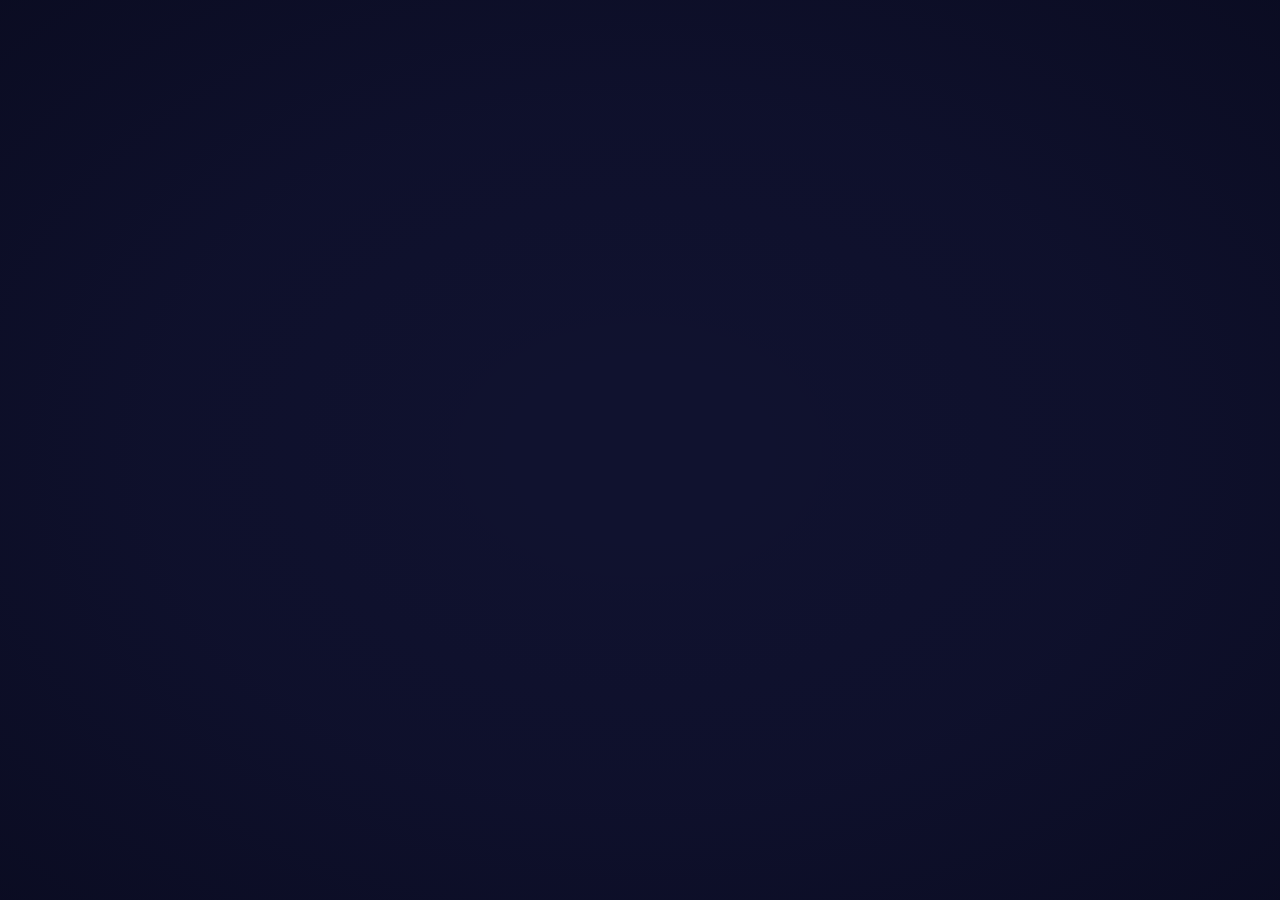
<file: index.html>
<!DOCTYPE html>
<html lang="en">
<head>
  <meta charset="UTF-8">
  <meta name="viewport" content="width=device-width, initial-scale=1.0">
  <meta name="theme-color" content="#fff0f3">
  <title>Happy Birthday, Big Brother!</title>
  <link rel="stylesheet" href="style.css">

  <link rel="preconnect" href="https://fonts.googleapis.com">
  <link rel="preconnect" href="https://fonts.gstatic.com" crossorigin>
  <link href="https://fonts.googleapis.com/css2?family=DM+Sans:wght@400;500;600;700&family=Playfair+Display:wght@600;700;800&display=swap" rel="stylesheet">

  <style>
    :root {
      --ink: #49374a;
      --muted: #806d80;
      --pink: #f4a8bd;
      --deep-pink: #d96f91;
      --gold: #d8ad58;
      --shadow: 0 18px 45px rgba(102,63,91,.13);
    }

    * {
      box-sizing: border-box;
    }

    html {
      scroll-behavior: smooth;
    }

    body {
      margin: 0;
      width: 100%;
      min-height: 100vh;
      overflow-x: hidden;
      color: var(--ink);
      font-family: "DM Sans", system-ui, sans-serif;
      background:
        radial-gradient(ellipse at 10% 8%, rgba(255,255,255,.9), transparent 36%),
        radial-gradient(ellipse at 90% 26%, rgba(255,221,232,.72), transparent 32%),
        linear-gradient(160deg, #fff0f3 0%, #fff7e9 48%, #f4efff 100%);
    }

    h1, h2, h3 {
      font-family: "Playfair Display", Georgia, serif;
    }

    a {
      color: inherit;
      -webkit-tap-highlight-color: transparent;
    }

    /* =====================================
       BACKGROUND ANIMATIONS
    ===================================== */

    .page-decor {
      position: fixed;
      inset: 0;
      overflow: hidden;
      pointer-events: none;
      z-index: 0;
      transition: opacity 1.5s ease;
    }

    body.intro-running .page-decor {
      opacity: 0;
    }

    body.birthday-revealed .page-decor {
      opacity: 1;
    }

    .bunting {
      position: absolute;
      top: 0;
      left: -3%;
      width: 106%;
      height: 44px;
      display: flex;
      justify-content: space-around;
      border-top: 3px solid rgba(143,109,139,.5);
    }

    .bunting span {
      width: 0;
      height: 0;
      border-left: 13px solid transparent;
      border-right: 13px solid transparent;
      border-top: 27px solid #f4a8bd;
      filter: drop-shadow(0 2px 2px rgba(75,47,75,.08));
      transform-origin: top center;
      animation: flag-sway 3s ease-in-out infinite alternate;
    }

    .bunting span:nth-child(3n) {
      border-top-color: #f5d17a;
      animation-delay: -.8s;
    }

    .bunting span:nth-child(3n + 1) {
      border-top-color: #a8d7b4;
      animation-delay: -1.4s;
    }

    .bunting span:nth-child(4n) {
      border-top-color: #a9c9f1;
      animation-delay: -.4s;
    }

    .bunting span:nth-child(5n) {
      border-top-color: #c5afe9;
      animation-delay: -1s;
    }

    .ribbon {
      position: absolute;
      top: 95px;
      width: 52px;
      height: 160px;
      border: 3px solid rgba(217,111,145,.5);
      border-left-color: transparent;
      border-bottom-color: transparent;
      border-radius: 50%;
      transform: rotate(18deg);
    }

    .ribbon-one {
      left: -24px;
    }

    .ribbon-two {
      top: 260px;
      right: -25px;
      transform: rotate(205deg);
      border-color: rgba(108,168,232,.6);
      border-left-color: transparent;
      border-bottom-color: transparent;
    }

    .confetti {
      position: absolute;
      top: -20px;
      width: 8px;
      height: 15px;
      border-radius: 2px;
      animation: confetti-fall 8s linear infinite;
    }

    .confetti-one {
      left: 10%;
      background: #f3a2bb;
      animation-delay: -1s;
    }

    .confetti-two {
      left: 28%;
      background: #f4cf6b;
      animation-delay: -5s;
    }

    .confetti-three {
      left: 54%;
      background: #9dcfb0;
      animation-delay: -3s;
    }

    .confetti-four {
      left: 73%;
      background: #9fc7ef;
      animation-delay: -6s;
    }

    .confetti-five {
      left: 87%;
      background: #b8a0e3;
      animation-delay: -2s;
    }

    .confetti-six {
      left: 43%;
      background: #e99d8d;
      animation-delay: -7s;
    }

    .balloon {
      position: absolute;
      bottom: -100px;
      width: 34px;
      height: 44px;
      border-radius: 50% 50% 46% 46%;
      opacity: .72;
      animation: balloon-rise 18s linear infinite;
    }

    .balloon::before {
      content: "";
      position: absolute;
      bottom: -5px;
      left: 14px;
      border-left: 4px solid transparent;
      border-right: 4px solid transparent;
      border-top: 7px solid currentColor;
    }

    .balloon i {
      position: absolute;
      top: 48px;
      left: 17px;
      width: 1px;
      height: 42px;
      background: rgba(94,77,103,.35);
    }

    .balloon-blue {
      left: 5%;
      color: #6ca8e8;
      background: #6ca8e8;
      animation-delay: -8s;
    }

    .balloon-pink {
      left: 83%;
      color: #ef9db8;
      background: #ef9db8;
      animation-delay: -3s;
      animation-duration: 21s;
    }

    .balloon-yellow {
      left: 92%;
      color: #f0cc70;
      background: #f0cc70;
      animation-delay: -14s;
      animation-duration: 20s;
    }

    .balloon-green {
      left: 15%;
      color: #91caa3;
      background: #91caa3;
      animation-delay: -12s;
      animation-duration: 22s;
    }

    .balloon-purple {
      left: 70%;
      color: #b5a0e0;
      background: #b5a0e0;
      animation-delay: -5s;
      animation-duration: 19s;
    }

    /* =====================================
       MAIN BIRTHDAY SCREEN
    ===================================== */

    .hero {
      position: relative;
      z-index: 1;
      min-height: 100svh;
      padding: 82px 22px 50px;
      display: flex;
      flex-direction: column;
      align-items: center;
      justify-content: center;
      text-align: center;
      isolation: isolate;
      transition: opacity 1s ease;
    }

    body.intro-running {
      height: 100svh;
      overflow: hidden;
      background: #10122f;
      color: white;
    }

    body.intro-running .hero {
      position: fixed;
      inset: 0;
      width: 100%;
      height: 100svh;
      min-height: 100svh;
      padding: 0;
      pointer-events: none;
      z-index: 1001;
    }

    body.intro-running .hero > *:not(.cake-scene) {
      opacity: 0;
      visibility: hidden;
    }

    .party-hat {
      margin-bottom: 5px;
      font-size: 2.2rem;
      animation: hat-wobble 2.5s ease-in-out infinite;
    }

    .eyebrow {
      margin: 0 0 10px;
      color: var(--deep-pink);
      font-size: .72rem;
      font-weight: 700;
      letter-spacing: .16em;
      text-transform: uppercase;
    }

    h1 {
      margin: 0;
      font-size: clamp(2.65rem, 12vw, 4.5rem);
      line-height: 1.04;
      letter-spacing: -.045em;
      animation: fade-up .9s both;
    }

    h1 span {
      color: #cf6e91;
    }

    .hero-subtitle {
      max-width: 350px;
      margin: 17px auto 0;
      color: var(--muted);
      font-size: .96rem;
      line-height: 1.7;
    }

    .primary-button {
      display: inline-flex;
      justify-content: center;
      align-items: center;
      gap: 10px;
      min-height: 48px;
      margin-top: 12px;
      padding: 13px 22px;
      border: 0;
      border-radius: 999px;
      background: linear-gradient(135deg, #df83a1, #c86b8f);
      color: white;
      font: inherit;
      font-weight: 700;
      font-size: .9rem;
      text-decoration: none;
      box-shadow: 0 9px 22px rgba(200,107,143,.24);
      cursor: pointer;
      transition: transform .25s ease, box-shadow .25s ease;
      pointer-events: auto;
    }

    .primary-button:hover {
      transform: translateY(-3px);
      box-shadow: 0 13px 27px rgba(200,107,143,.3);
    }

    .tiny-note {
      margin: 15px 0 0;
      color: #a38b9d;
      font-size: .73rem;
    }

    /* =====================================
       WHITE-AND-GOLD CAKE
    ===================================== */

    .cake-scene {
      position: relative;
      width: min(310px, 88vw);
      height: 225px;
      margin: 18px auto 8px;
      flex-shrink: 0;
      animation:
        cake-pop 1.1s cubic-bezier(.2,.9,.3,1.2) both,
        cake-float 4s 1.1s ease-in-out infinite;
    }

    body.intro-running .cake-scene {
      position: absolute;
      top: 50%;
      left: 50%;
      margin: 0;
      transform: translate(-50%, -50%) scale(.92);
      opacity: 0;
      visibility: hidden;
      animation: none;
      transition:
        opacity 2.2s ease,
        transform 1.1s cubic-bezier(.2,.8,.2,1),
        top 1.1s cubic-bezier(.2,.8,.2,1),
        left 1.1s cubic-bezier(.2,.8,.2,1);
    }

    body.intro-running .cake-scene.cake-revealed {
      opacity: 1;
      visibility: visible;
    }

    body.intro-running .cake-scene .cake-sparkle {
      opacity: 0;
    }

    .cake {
      position: absolute;
      left: 50%;
      transform: translateX(-50%);
      border: 1px solid #e8dfd2;
      border-radius: 12px 12px 19px 19px;
      background: linear-gradient(
        90deg,
        #e5dfd6 0%,
        #fffdf8 18%,
        #fff 52%,
        #eee8df 100%
      );
      box-shadow:
        inset -7px 0 12px rgba(158,133,111,.1),
        0 7px 10px rgba(111,76,78,.08);
    }

    .cake-top {
      bottom: 126px;
      z-index: 3;
      width: 112px;
      height: 42px;
      border-radius: 50% 50% 10px 10px / 35% 35% 10px 10px;
    }

    .cake-middle {
      bottom: 78px;
      z-index: 2;
      width: 174px;
      height: 55px;
    }

    .cake-bottom {
      bottom: 22px;
      z-index: 1;
      width: 232px;
      height: 65px;
    }

    .icing-drip {
      position: absolute;
      top: 0;
      left: 0;
      width: 100%;
      height: 13px;
      border-bottom: 2px solid rgba(216,173,88,.7);
      border-radius: 50%;
      background: linear-gradient(90deg, #fff9ec, #fff, #f2e6d4);
    }

    .icing-drip::after {
      content: "";
      position: absolute;
      left: 19%;
      top: 5px;
      width: 13px;
      height: 11px;
      border-radius: 0 0 9px 9px;
      background: #fffaf0;
      box-shadow:
        36px 2px 0 -1px #fffaf0,
        74px 0 0 -1px #fffaf0;
    }

    .gold-line {
      position: absolute;
      top: 23px;
      left: 0;
      right: 0;
      height: 3px;
      background: linear-gradient(
        90deg,
        transparent,
        #c99b42,
        #f6dfa0,
        #c99b42,
        transparent
      );
    }

    .cake-plate {
      position: absolute;
      left: 50%;
      bottom: 12px;
      width: 270px;
      height: 15px;
      transform: translateX(-50%);
      border: 1px solid #dfd0bc;
      border-radius: 50%;
      background: linear-gradient(#fff, #e3d6c7);
      box-shadow: 0 8px 12px rgba(101,66,80,.12);
    }

    .candles {
      position: absolute;
      bottom: 163px;
      left: 50%;
      z-index: 5;
      display: grid;
      grid-template-columns: repeat(19, minmax(0, 1fr));
      grid-template-rows: 1fr;
      align-items: end;
      justify-items: center;
      gap: 0;
      width: 110px;
      height: 34px;
      transform: translateX(-50%);
    }

    .candle {
      position: relative;
      width: 4px;
      height: 26px;
      border-radius: 2px 2px 1px 1px;
      background: repeating-linear-gradient(
        135deg,
        #d8ad58 0 4px,
        #fff4d7 4px 8px
      );
      box-shadow: 0 0 5px rgba(240,190,86,.18);
    }

    .candle i {
      position: absolute;
      top: -10px;
      left: -1.5px;
      width: 7px;
      height: 11px;
      border-radius: 50% 50% 45% 45%;
      transform-origin: center bottom;
      background: radial-gradient(
        ellipse at 50% 70%,
        #fff7b8 0 15%,
        #ffc34d 36%,
        #f48d51 66%,
        transparent 70%
      );
      filter: drop-shadow(0 0 5px #ffc85c);
      animation: flame-flicker .7s ease-in-out infinite alternate;
    }

    .candle.extinguishing {
      animation: candle-blow .65s cubic-bezier(.18,.72,.24,1) both;
    }

    .candle.extinguishing i {
      animation: flame-blow .65s ease-in forwards;
    }

    .candle.extinguished i {
      opacity: 0;
      animation: none;
      filter: none;
    }

    .candle.extinguished::after {
      content: "";
      position: absolute;
      top: -11px;
      left: 1px;
      width: 3px;
      height: 12px;
      border-radius: 50%;
      background: rgba(210,210,220,.4);
      filter: blur(2px);
      animation: smoke-rise 1.2s ease-out forwards;
    }

    .cake-sparkle {
      position: absolute;
      z-index: 5;
      color: #d5a746;
      animation: sparkle 2s ease-in-out infinite;
    }

    .sparkle-a {
      top: 90px;
      left: 25px;
      font-size: 1.5rem;
    }

    .sparkle-b {
      top: 45px;
      right: 24px;
      font-size: 1.8rem;
      animation-delay: -.8s;
    }

    .sparkle-c {
      right: 43px;
      bottom: 48px;
      font-size: 1.1rem;
      animation-delay: -1.3s;
    }

    /* =====================================
       CINEMATIC INTRO
    ===================================== */

    .birthday-intro {
      position: fixed;
      inset: 0;
      z-index: 1002;
      display: flex;
      align-items: center;
      justify-content: center;
      overflow: hidden;
      background: radial-gradient(
        ellipse at 50% 50%,
        #29284f 0%,
        #191a3b 48%,
        #10122f 100%
      );
      transition: background 2s ease, opacity .9s ease;
      isolation: isolate;
    }

    body.candles-revealing .birthday-intro {
      background: transparent;
    }

    .firework-greeting {
      position: absolute;
      inset: 0;
      z-index: 4;
      display: grid;
      place-items: center;
      pointer-events: none;
      animation: greeting-disappear .8s ease-out forwards;
    }

    .firework-greeting span {
      position: relative;
      display: block;
      padding: 0 14px;
      color: #fff9e9;
      text-align: center;
      font-family: "Playfair Display", Georgia, serif;
      font-size: clamp(2.4rem, 10vw, 6.3rem);
      font-weight: 800;
      letter-spacing: .025em;
      line-height: 1.08;
      text-shadow:
        0 0 7px #fff,
        0 0 18px #f5d17a,
        0 0 42px #e9a64c;
      animation: firework-text .8s cubic-bezier(.12,.8,.22,1) both;
    }

    .firework-greeting span::before,
    .firework-greeting span::after {
      content: "✦  ·  ✧  ·  ✦";
      position: absolute;
      top: 50%;
      left: 50%;
      width: max-content;
      color: #ffe8a3;
      font-family: Georgia, serif;
      font-size: clamp(1.1rem, 4vw, 2.2rem);
      letter-spacing: .3em;
      text-shadow: 0 0 14px #ffbf57;
      animation: firework-burst .8s ease-out both;
    }

    .firework-greeting span::before {
      --burst-x: -1;
      --burst-y: -1;
    }

    .firework-greeting span::after {
      --burst-x: 1;
      --burst-y: 1;
    }

    .intro-vignette {
      position: absolute;
      inset: 0;
      z-index: 2;
      pointer-events: none;
      background: radial-gradient(
        ellipse at center,
        transparent 12%,
        rgba(6,7,25,.15) 55%,
        rgba(4,5,19,.45) 100%
      );
      opacity: 0;
      transition: opacity 2s ease;
    }

    .fade-to-dark .intro-vignette {
      opacity: 1;
    }

    .blow-button {
      position: absolute;
      inset: 0;
      z-index: 8;
      width: 100%;
      height: 100%;
      padding: 0;
      border: 0;
      border-radius: 0;
      background: transparent;
      color: transparent;
      opacity: 0;
      font-size: 1px;
      cursor: pointer;
      pointer-events: none;
      touch-action: manipulation;
    }

    .blow-button.button-visible {
      opacity: 1;
      pointer-events: auto;
    }

    .blow-button:focus-visible {
      outline: 3px solid rgba(255,255,255,.7);
      outline-offset: -8px;
    }

    .blow-hint {
      position: absolute;
      z-index: 9;
      bottom: max(24px, env(safe-area-inset-bottom));
      left: 50%;
      width: calc(100% - 36px);
      margin: 0;
      transform: translate(-50%, 12px);
      color: #fff4d8;
      text-align: center;
      font: 600 clamp(.95rem, 3.8vw, 1.2rem)/1.4 "DM Sans", system-ui, sans-serif;
      letter-spacing: .02em;
      text-shadow: 0 0 12px rgba(255,204,117,.5);
      opacity: 0;
      pointer-events: none;
      transition: opacity .7s ease, transform .7s ease;
    }

    .blow-hint.hint-visible {
      opacity: 1;
      transform: translate(-50%, 0);
    }

    .birthday-intro.intro-finished {
      opacity: 0;
      pointer-events: none;
    }

    body.birthday-revealed {
      height: auto;
      min-height: 100%;
      overflow-x: hidden;
      overflow-y: auto;
      background:
        radial-gradient(ellipse at 10% 8%, rgba(255,255,255,.9), transparent 36%),
        radial-gradient(ellipse at 90% 26%, rgba(255,221,232,.72), transparent 32%),
        linear-gradient(160deg, #fff0f3 0%, #fff7e9 48%, #f4efff 100%);
      color: var(--ink);
    }

    body.birthday-revealed .hero {
      position: relative;
      inset: auto;
      width: 100%;
      min-height: 100svh;
      height: auto;
      padding: 82px 22px 50px;
      pointer-events: auto;
      background: transparent;
    }

    body.birthday-revealed .hero > * {
      visibility: visible;
      opacity: 1;
    }

    body.birthday-revealed .hero .cake-scene {
      position: relative;
      top: auto;
      left: auto;
      margin: 18px auto 8px;
      transform: none;
      opacity: 1;
      visibility: visible;
      animation:
        cake-pop 1.1s cubic-bezier(.2,.9,.3,1.2) both,
        cake-float 4s 1.1s ease-in-out infinite;
      transition: none;
    }

    body.birthday-revealed .cake-scene .cake-sparkle {
      opacity: 1;
    }

    body.birthday-revealed .hero h1,
    body.birthday-revealed .hero .party-hat,
    body.birthday-revealed .hero .eyebrow,
    body.birthday-revealed .hero .hero-subtitle,
    body.birthday-revealed .hero .hero-open-button,
    body.birthday-revealed .hero .tiny-note {
      animation: fade-up .8s both;
    }

    /* =====================================
       ANIMATION KEYFRAMES
    ===================================== */

    @keyframes fade-up {
      from {
        opacity: 0;
        transform: translateY(18px);
      }
      to {
        opacity: 1;
        transform: translateY(0);
      }
    }

    @keyframes cake-pop {
      0% {
        opacity: 0;
        transform: translateY(70px) scale(.72);
      }
      70% {
        opacity: 1;
        transform: translateY(-8px) scale(1.03);
      }
      100% {
        opacity: 1;
        transform: translateY(0) scale(1);
      }
    }

    @keyframes cake-float {
      0%, 100% {
        translate: 0 0;
      }
      50% {
        translate: 0 -8px;
      }
    }

    @keyframes flame-flicker {
      from {
        transform: scale(.9) rotate(-5deg);
        opacity: .86;
      }
      to {
        transform: scale(1.08) rotate(5deg);
        opacity: 1;
      }
    }

    @keyframes sparkle {
      0%, 100% {
        opacity: .45;
        transform: scale(.85) rotate(-8deg);
      }
      50% {
        opacity: 1;
        transform: scale(1.12) rotate(8deg);
      }
    }

    @keyframes hat-wobble {
      0%, 100% {
        transform: rotate(-5deg);
      }
      50% {
        transform: rotate(6deg);
      }
    }

    @keyframes flag-sway {
      from {
        transform: rotate(-5deg);
      }
      to {
        transform: rotate(5deg);
      }
    }

    @keyframes confetti-fall {
      0% {
        transform: translateY(-5vh) rotate(0);
        opacity: 0;
      }
      10% {
        opacity: .9;
      }
      100% {
        transform: translateY(105vh) rotate(540deg);
        opacity: 0;
      }
    }

    @keyframes balloon-rise {
      0% {
        transform: translateY(0) translateX(0) rotate(-5deg);
        opacity: 0;
      }
      10% {
        opacity: .72;
      }
      50% {
        transform: translateY(-55vh) translateX(18px) rotate(5deg);
      }
      100% {
        transform: translateY(-115vh) translateX(-15px) rotate(-6deg);
        opacity: 0;
      }
    }

    @keyframes greeting-disappear {
      0%, 75% {
        opacity: 1;
      }
      100% {
        opacity: 0;
        visibility: hidden;
      }
    }

    @keyframes firework-text {
      0% {
        opacity: 0;
        transform: scale(.15);
        filter: blur(9px);
      }
      25% {
        opacity: 1;
        transform: scale(1.08);
        filter: blur(0);
      }
      60% {
        opacity: 1;
        transform: scale(1);
        filter: blur(0);
      }
      100% {
        opacity: 0;
        transform: scale(1.12);
        filter: blur(5px);
      }
    }

    @keyframes firework-burst {
      0% {
        opacity: 0;
        transform: translate(-50%, -50%) scale(.15);
      }
      25% {
        opacity: 1;
      }
      100% {
        opacity: 0;
        transform: translate(
          calc(-50% + var(--burst-x) * 95px),
          calc(-50% + var(--burst-y) * 65px)
        ) scale(1.6);
      }
    }

    @keyframes candle-blow {
      0% {
        transform: rotate(0) translateX(0);
        opacity: 1;
      }
      35% {
        transform: rotate(18deg) translateX(7px);
        opacity: 1;
      }
      70% {
        transform: rotate(-10deg) translateX(-3px);
        opacity: .8;
      }
      100% {
        transform: rotate(0) translateX(0);
        opacity: 1;
      }
    }

    @keyframes flame-blow {
      0% {
        transform: rotate(0) scale(1);
        opacity: 1;
      }
      25% {
        transform: rotate(45deg) scale(.8,.9);
      }
      60% {
        transform: rotate(65deg) scale(.45,.7);
        opacity: .65;
      }
      100% {
        transform: rotate(70deg) scale(.1,.2);
        opacity: 0;
      }
    }

    @keyframes smoke-rise {
      0% {
        opacity: 0;
        transform: translateY(0) scale(.5);
      }
      25% {
        opacity: .6;
      }
      100% {
        opacity: 0;
        transform: translateY(-17px) scale(1.8);
      }
    }

    @media (max-width: 380px) {
      body.intro-running .cake-scene {
        transform: translate(-50%, -50%) scale(.78);
      }

      body.intro-running .cake-scene .candles {
        width: 105px;
      }

      .hero {
        padding-right: 16px;
        padding-left: 16px;
      }

      .cake-bottom {
        width: 220px;
      }

      .cake-plate {
        width: 252px;
      }
    }

    @media (min-width: 600px) {
      .hero {
        padding-top: 100px;
      }

      .hero-subtitle {
        max-width: 430px;
      }
    }

    @media (prefers-reduced-motion: reduce) {
      .page-decor *,
      .cake-scene,
      .cake-sparkle,
      .party-hat,
      .firework-greeting,
      .firework-greeting span,
      .firework-greeting span::before,
      .firework-greeting span::after {
        animation-duration: .01ms !important;
        animation-iteration-count: 1 !important;
      }
    }
  </style>
</head>

<body class="intro-running">

  <!-- CINEMATIC INTRO -->
  <div
    class="birthday-intro"
    id="birthday-intro"
    aria-label="Birthday candle surprise"
  >
    <div class="firework-greeting" aria-hidden="true">
      <span>HAPPY BIRTHDAY</span>
    </div>

    <div class="intro-vignette" aria-hidden="true"></div>

    <button
      class="blow-button"
      id="blow-button"
      type="button"
      aria-label="Tap to blow out the candles"
    >
      Tap to blow out the candles
    </button>

    <p class="blow-hint" id="blow-hint" aria-live="polite">
      Tap here to blow the candles
    </p>
  </div>


  <!-- ANIMATED BACKGROUND -->
  <div class="page-decor" aria-hidden="true">

    <div class="bunting">
      <span></span><span></span><span></span><span></span>
      <span></span><span></span><span></span><span></span>
      <span></span><span></span><span></span><span></span>
    </div>

    <div class="ribbon ribbon-one"></div>
    <div class="ribbon ribbon-two"></div>

    <div class="confetti confetti-one"></div>
    <div class="confetti confetti-two"></div>
    <div class="confetti confetti-three"></div>
    <div class="confetti confetti-four"></div>
    <div class="confetti confetti-five"></div>
    <div class="confetti confetti-six"></div>

    <div class="balloon balloon-blue"><i></i></div>
    <div class="balloon balloon-pink"><i></i></div>
    <div class="balloon balloon-yellow"><i></i></div>
    <div class="balloon balloon-green"><i></i></div>
    <div class="balloon balloon-purple"><i></i></div>

  </div>


  <!-- ONLY THE FIRST BIRTHDAY SCREEN -->
  <main class="hero" id="top">

    <div class="party-hat" aria-hidden="true">🎉</div>

    <p class="eyebrow">A little celebration just for you</p>

    <h1>
      Happy Birthday,<br>
      <span>Big Brother!</span>
    </h1>

    <p class="hero-subtitle">
      Today is your day! Be hapi hapi ;D
    </p>


    <!-- CAKE WITH 19 CANDLES -->
    <div
      class="cake-scene"
      id="birthday-cake"
      aria-label="A white and gold birthday cake with nineteen candles"
    >

      <div class="cake-sparkle sparkle-a" aria-hidden="true">✦</div>
      <div class="cake-sparkle sparkle-b" aria-hidden="true">✧</div>
      <div class="cake-sparkle sparkle-c" aria-hidden="true">✦</div>

      <div class="candles" id="candles" aria-label="19 candles"></div>

      <div class="cake cake-top">
        <span class="icing-drip"></span>
      </div>

      <div class="cake cake-middle">
        <span class="gold-line"></span>
        <span class="icing-drip"></span>
      </div>

      <div class="cake cake-bottom">
        <span class="gold-line"></span>
        <span class="icing-drip"></span>
      </div>

      <div class="cake-plate"></div>

    </div>


    <!-- LINK TO THE SEPARATE LETTER PAGE -->
    <a class="primary-button hero-open-button" href="main.html">
      He he. This's main part bro. <span aria-hidden="true"><b>◎</b></span>
    </a>

    <p class="tiny-note">Made by Aizen Meraki</p>

  </main>


  <!-- INTRO / CANDLE-BLOWING SCRIPT -->
  <script>
    (() => {
      const body = document.body;
      const intro = document.getElementById("birthday-intro");
      const cake = document.getElementById("birthday-cake");
      const candleHolder = document.getElementById("candles");
      const blowButton = document.getElementById("blow-button");
      const blowHint = document.getElementById("blow-hint");

      const candleCount = 19;

      let readyToBlow = false;
      let finished = false;

      // Create exactly 19 candles.
      for (let index = 0; index < candleCount; index++) {
        const candle = document.createElement("span");

        candle.className = "candle";
        candle.setAttribute("aria-label", `Candle ${index + 1}`);
        candle.dataset.index = String(index);

        const flame = document.createElement("i");
        flame.setAttribute("aria-hidden", "true");

        candle.appendChild(flame);
        candleHolder.appendChild(candle);
      }


      // Firework intro, followed by the cake reveal.
      window.setTimeout(() => {
        intro.classList.add("fade-to-dark");
      }, 800);

      window.setTimeout(() => {
        body.classList.add("candles-revealing");
        cake.classList.add("cake-revealed");
      }, 2800);

      // Allow tapping after the cake and candles appear.
      window.setTimeout(() => {
        readyToBlow = true;

        blowButton.classList.add("button-visible");
        blowHint.classList.add("hint-visible");
      }, 5800);


      function extinguish(candle) {
        if (
          !candle ||
          candle.classList.contains("extinguished") ||
          candle.classList.contains("extinguishing")
        ) {
          return;
        }

        candle.classList.add("extinguishing");

        window.setTimeout(() => {
          candle.classList.remove("extinguishing");
          candle.classList.add("extinguished");
        }, 650);
      }


      function extinguishRandomly(amount) {
        const lit = Array.from(
          candleHolder.querySelectorAll(
            ".candle:not(.extinguished):not(.extinguishing)"
          )
        );

        for (let i = lit.length - 1; i > 0; i--) {
          const j = Math.floor(Math.random() * (i + 1));
          [lit[i], lit[j]] = [lit[j], lit[i]];
        }

        lit.slice(0, amount).forEach(extinguish);
      }


      function finishIntro() {
        if (finished) return;

        finished = true;

        body.classList.remove("intro-running");
        body.classList.add("birthday-revealed");

        intro.classList.add("intro-finished");

        blowButton.disabled = true;
        blowHint.textContent =
          "Wish made! Happy Birthday, Big Brother!";

        // Remove the intro overlay once its fade-out finishes.
        window.setTimeout(() => {
          intro.hidden = true;
        }, 1000);
      }


      // Every tap blows out a few candles.
      blowButton.addEventListener("click", () => {
        if (!readyToBlow || finished) return;

        const remaining = candleHolder.querySelectorAll(
          ".candle:not(.extinguished):not(.extinguishing)"
        ).length;

        if (remaining <= 4) {
          extinguishRandomly(remaining);
          blowHint.textContent = "One last blow...";

          window.setTimeout(finishIntro, 850);
          return;
        }

        const amount = Math.min(
          remaining,
          Math.floor(Math.random() * 4) + 1
        );

        extinguishRandomly(amount);

        const after = remaining - amount;

        blowHint.textContent = after <= 4
          ? "Almost there — one more tap!"
          : "Again! Keep blowing...";
      });

    })();
  </script>

</body>
</html>
</file>
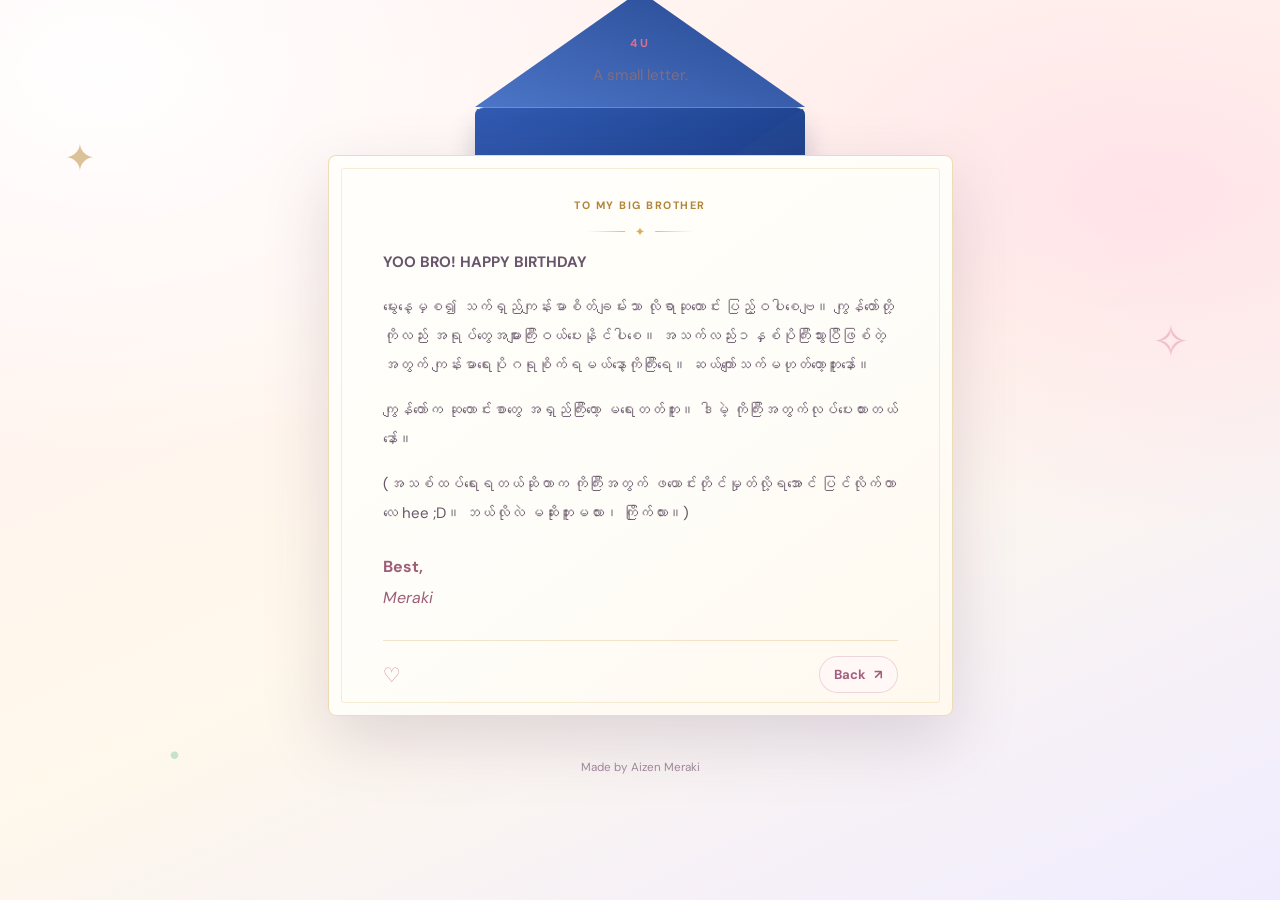
<file: letter.html>
<!DOCTYPE html>
<html lang="en">
<head>
  <meta charset="UTF-8">
  <meta name="viewport" content="width=device-width, initial-scale=1.0">
  <meta name="theme-color" content="#fff6f1">
  <title>A Little Birthday Letter</title>
  <link rel="stylesheet" href="letter.css">
</head>
<body>
  <div class="letter-decor decor-one" aria-hidden="true">✦</div>
  <div class="letter-decor decor-two" aria-hidden="true">✧</div>
  <div class="letter-decor decor-three" aria-hidden="true">·</div>

  <main class="letter-page">
    <header class="letter-heading">
      <p class="eyebrow">4U</p>
      <p class="subtitle">A small letter.</p>
    </header>

    <div class="letter-experience">
      <div class="envelope-stage" aria-label="An envelope opening to reveal a letter">
        <div class="envelope-back" aria-hidden="true"></div>
        <div class="envelope-flap" aria-hidden="true"></div>
        <div class="envelope-front" aria-hidden="true"></div>
        <div class="wax-seal" aria-hidden="true">B</div>
      </div>

      <article class="letter-paper">
        <div class="paper-inner">
          <p class="letter-kicker">To my Big Brother</p>
          <div class="tiny-divider" aria-hidden="true"><span>✦</span></div>
            <p><b>YOO BRO! HAPPY BIRTHDAY</b></p>
            <p>မွေးနေ့မှစ၍ သက်ရှည်ကျန်းမာစိတ်ချမ်းသာ လိုရာဆုတောင်း ပြည့်ဝပါစေဗျ။ ကျွန်တော်တို့ကိုလည်း အရုပ်တွေအများကြီးဝယ်ပေးနိုင်ပါစေ။ အသက်လည်း၁နှစ်ပိုကြီးသွားပြီဖြစ်တဲ့အတွက် ကျန်းမာရေးပိုဂရုစိုက်ရမယ်နော့ကိုကြီးရေ။ ဆယ်ကျော်သက်မဟုတ်တော့ဘူးနော်။ </p>
            <p>ကျွန်တော်က ဆုတောင်းစာတွေ အရှည်ကြီးတော့ မရေးတတ်ဘူး။ ဒါမဲ့ ကိုကြီးအတွက်လုပ်ပေးထားတယ်နော်။  </p>
            <p>(အသစ်ထပ်ရေးရတယ်ဆိုတာက ကိုကြီးအတွက် ဖယောင်းတိုင်မှုတ်လို့ရအောင် ပြင်လိုက်တာလေ hee ;D။ ဘယ်လိုလဲ မဆိုးဘူးမလား၊ ကြိုက်လား။) </p>
          <p class="letter-signoff">Best,<br><span>Meraki</span></p>
          <footer class="paper-footer">
            <span class="footer-mark" aria-hidden="true">♡</span>
            <a class="back-link" href="main.html#envelope-section">Back <span aria-hidden="true">↗</span></a>
          </footer>
        </div>
      </article>
    </div>
    <p class="page-note">Made by Aizen Meraki</p>
  </main>
</body>
</html>
</file>
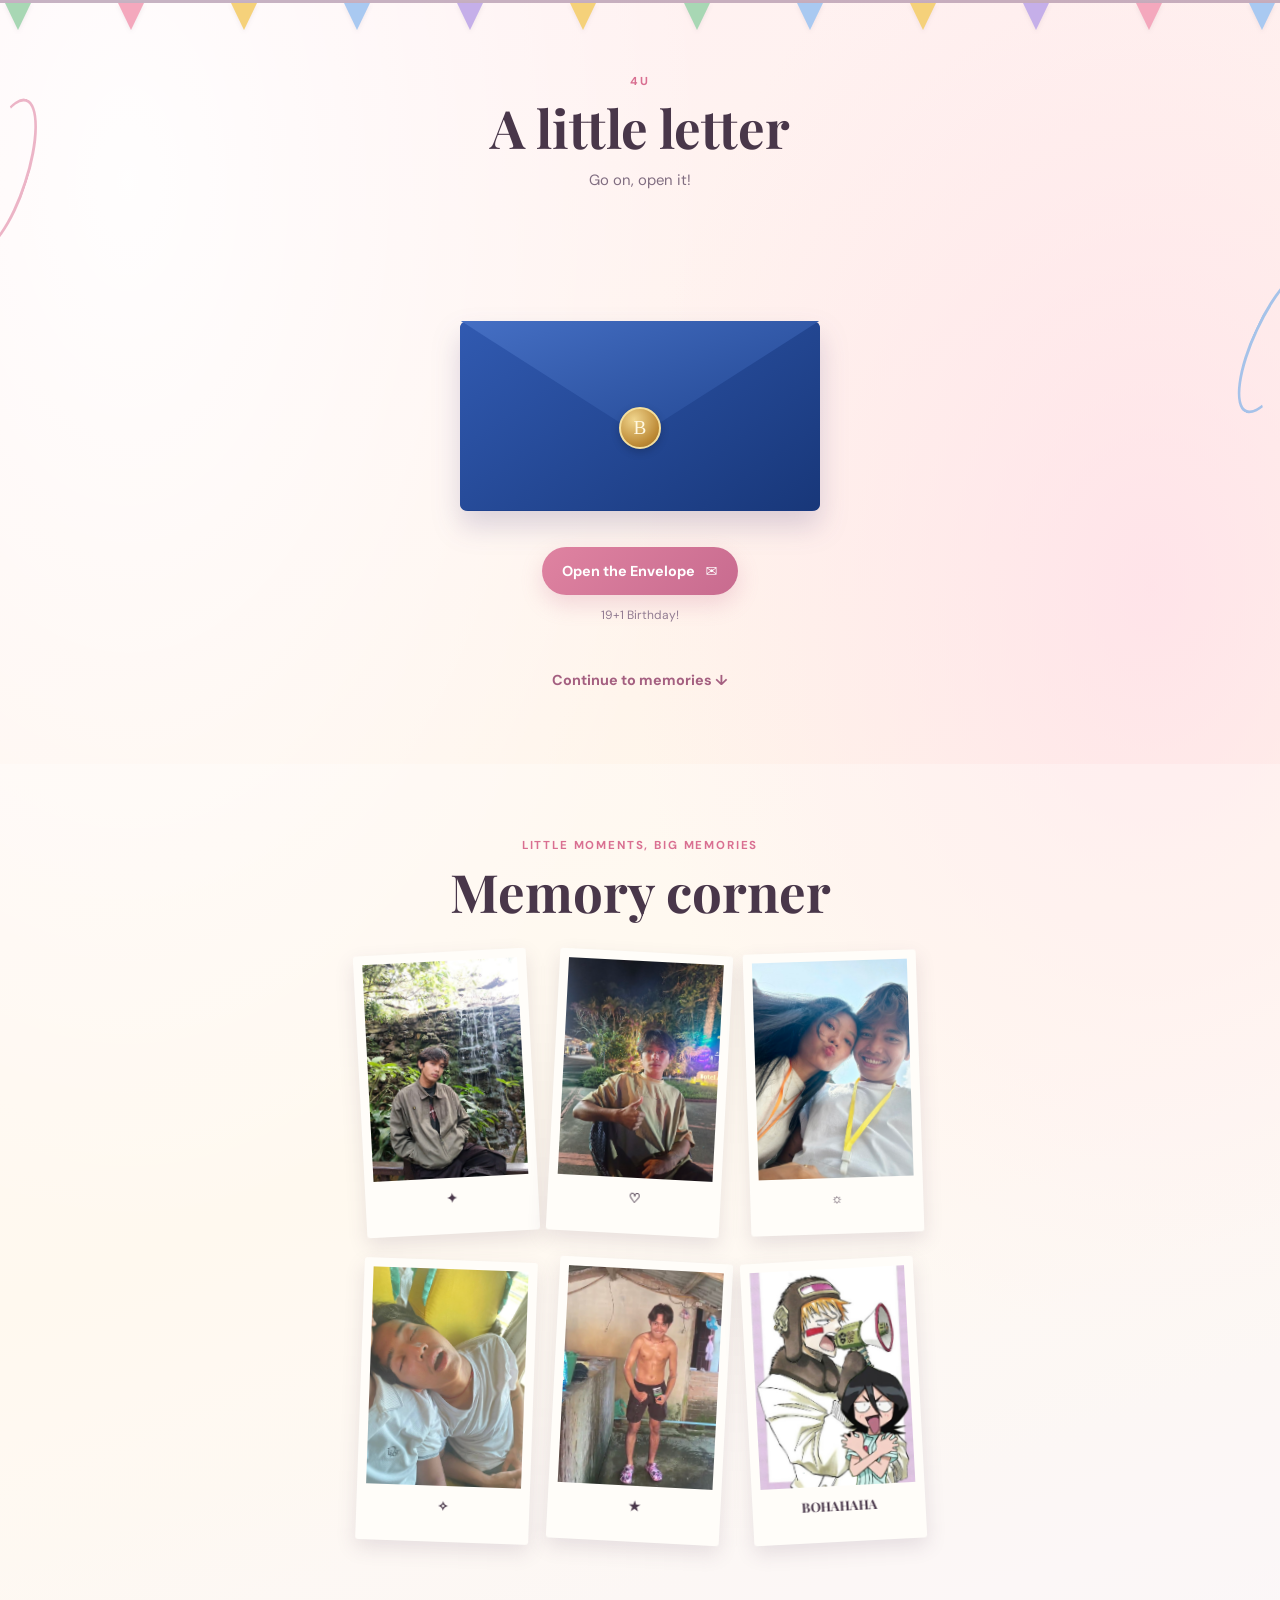
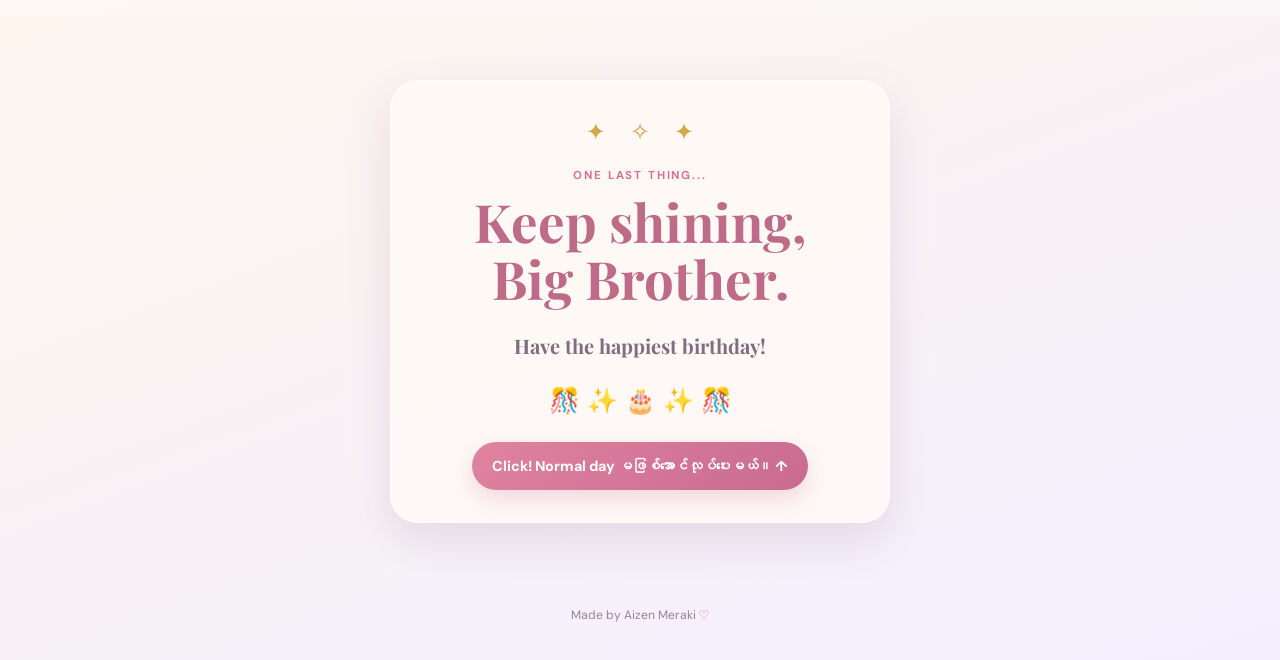
<file: main.html>
<!DOCTYPE html>
<html lang="en">
<head>
  <meta charset="UTF-8">
  <meta name="viewport" content="width=device-width, initial-scale=1.0">
  <meta name="theme-color" content="#fff0f3">

  <title>Happy Birthday, Big Brother!</title>

  <link rel="stylesheet" href="style.css">

  <style>
    /* Make the envelope itself clickable */
    .envelope-stage-link {
      display: block;
      text-decoration: none;
      -webkit-tap-highlight-color: transparent;
    }

    .envelope-stage-link:focus-visible {
      outline: 3px solid #7c61a8;
      outline-offset: 5px;
      border-radius: 12px;
    }

    /* Memory photos */
    .polaroid img {
      display: block;
      width: 100%;
      height: auto;
      aspect-ratio: 155 / 217;
      object-fit: cover;
    }

    .polaroid figcaption {
      text-align: center;
    }

    /* Keep the background decorations behind the content */
    .page-decor {
      pointer-events: none;
    }
  </style>
</head>

<body>

  <!-- BACKGROUND DECORATIONS -->
  <div class="page-decor" aria-hidden="true">

    <div class="bunting">
      <span></span><span></span><span></span><span></span>
      <span></span><span></span><span></span><span></span>
      <span></span><span></span><span></span><span></span>
    </div>

    <div class="ribbon ribbon-one"></div>
    <div class="ribbon ribbon-two"></div>

    <div class="confetti confetti-one"></div>
    <div class="confetti confetti-two"></div>
    <div class="confetti confetti-three"></div>
    <div class="confetti confetti-four"></div>
    <div class="confetti confetti-five"></div>
    <div class="confetti confetti-six"></div>

    <div class="balloon balloon-blue"><i></i></div>
    <div class="balloon balloon-pink"><i></i></div>
    <div class="balloon balloon-yellow"><i></i></div>
    <div class="balloon balloon-green"><i></i></div>
    <div class="balloon balloon-purple"><i></i></div>

  </div>


  <main>

    <!-- ENVELOPE SECTION -->
    <section
      class="letter-section section-pad"
      id="envelope-section"
    >

      <div class="section-heading">
        <p class="eyebrow">4U</p>
        <h2>A little letter</h2>
        <p>Go on, open it!</p>
      </div>


      <!-- CLICK THE ENVELOPE TO OPEN letter.html -->
      <a
        class="envelope-stage envelope-stage-link"
        href="letter.html"
        aria-label="Open your birthday letter"
      >

        <div class="envelope" aria-hidden="true">

          <div class="envelope-back"></div>

          <div class="envelope-flap"></div>

          <div class="envelope-front"></div>

          <div class="wax-seal">B</div>

        </div>

      </a>


      <div class="envelope-actions">

        <a
          class="primary-button open-envelope-button"
          href="letter.html"
        >
          Open the Envelope
          <span aria-hidden="true">✉</span>
        </a>

        <p class="interaction-hint">
          19+1 Birthday!
        </p>

      </div>


      <a class="text-link" href="#memories">
        Continue to memories ↓
      </a>

    </section>


    <!-- MEMORY CORNER -->
    <section
      class="memories-section section-pad"
      id="memories"
    >

      <div class="section-heading">
        <p class="eyebrow">Little moments, big memories</p>
        <h2>Memory corner</h2>
      </div>


      <div class="polaroid-grid">

        <figure class="polaroid tilt-left">
          <div>
            <img
              src="photo_2026-10-09.jpg"
              alt="Kurosaki Ichigo"
              width="155"
              height="217"
              loading="lazy"
            >
          </div>
          <figcaption><b>✦</b></figcaption>
        </figure>


        <figure class="polaroid tilt-right">
          <div>
            <img
              src="photo_2026-10-07.jpg"
              alt="Kurosaki Ichigo"
              width="155"
              height="217"
              loading="lazy"
            >
          </div>
          <figcaption><b>♡</b></figcaption>
        </figure>


        <figure class="polaroid tilt-left-small">
          <div>
            <img
              src="photo_2026-10-07_13.jpg"
              alt="Kurosaki Ichigo"
              width="155"
              height="217"
              loading="lazy"
            >
          </div>
          <figcaption><b>☼</b></figcaption>
        </figure>


        <figure class="polaroid tilt-right-small">
          <div>
            <img
              src="photo_2026-10-0.jpg"
              alt="Kurosaki Ichigo"
              width="155"
              height="217"
              loading="lazy"
            >
          </div>
          <figcaption><b>✧</b></figcaption>
        </figure>


        <figure class="polaroid tilt-right">
          <div>
            <img
              src="photo_2026-10-28.jpg"
              alt="Kurosaki Ichigo"
              width="155"
              height="217"
              loading="lazy"
            >
          </div>
          <figcaption><b>★</b></figcaption>
        </figure>


        <figure class="polaroid tilt-left">
          <div>
            <img
              src="Kurosaki_ichigo.jpg"
              alt="Kurosaki Ichigo"
              width="155"
              height="217"
              loading="lazy"
            >
          </div>
          <figcaption><b>BOHAHAHA</b></figcaption>
        </figure>

      </div>

    </section>


    <!-- FINAL BIRTHDAY MESSAGE -->
    <section
      class="closing-section section-pad"
      id="closing"
    >

      <div class="closing-card">

        <div class="closing-stars" aria-hidden="true">
          ✦　✧　✦
        </div>

        <p class="eyebrow">One last thing...</p>

        <h2>
          Keep shining,<br>
          Big Brother.
        </h2>

        <p class="closing-wish">
          Have the happiest birthday!
        </p>

        <div class="closing-confetti" aria-hidden="true">
          🎊 ✨ 🎂 ✨ 🎊
        </div>

        <!-- GO BACK TO INTRO PAGE -->
        <a
          class="primary-button"
          href="index.html"
          id="back-to-top-btn"
        >
          Click! Normal day မဖြစ်အောင်လုပ်ပေးမယ်။ ↑
        </a>

      </div>

    </section>

  </main>


  <!-- FOOTER -->
  <footer>
    <p>
      Made by Aizen Meraki
      <span aria-hidden="true">♡</span>
    </p>
  </footer>

</body>
</html>
</file>
<file: style.css>
@import url('https://fonts.googleapis.com/css2?family=DM+Sans:wght@400;500;600;700&family=Playfair+Display:wght@600;700;800&display=swap');
:root{--ink:#49374a;--muted:#806d80;--pink:#f4a8bd;--deep-pink:#d96f91;--cream:#fffaf2;--gold:#d8ad58;--shadow:0 18px 45px rgba(102,63,91,.13)}
*{box-sizing:border-box}html{scroll-behavior:smooth;scroll-padding-top:18px}body{margin:0;width:100%;overflow-x:hidden;color:var(--ink);font-family:"DM Sans",system-ui,sans-serif;background:radial-gradient(ellipse at 10% 8%,rgba(255,255,255,.9),transparent 36%),radial-gradient(ellipse at 90% 26%,rgba(255,221,232,.72),transparent 32%),linear-gradient(160deg,#fff0f3 0%,#fff7e9 48%,#f4efff 100%)}a{color:inherit}section{position:relative}.state-control{position:absolute;width:1px;height:1px;opacity:0;pointer-events:none}.page-decor{position:absolute;inset:0 0 auto;height:100%;overflow:hidden;pointer-events:none;z-index:0}.hero,main,footer{position:relative;z-index:1}
.bunting{position:absolute;top:0;left:-3%;width:106%;height:44px;display:flex;justify-content:space-around;border-top:3px solid rgba(143,109,139,.5)}.bunting span{width:0;height:0;border-left:13px solid transparent;border-right:13px solid transparent;border-top:27px solid #f4a8bd;filter:drop-shadow(0 2px 2px rgba(75,47,75,.08));transform-origin:top center;animation:flag-sway 3s ease-in-out infinite alternate}.bunting span:nth-child(3n){border-top-color:#f5d17a;animation-delay:-.8s}.bunting span:nth-child(3n + 1){border-top-color:#a8d7b4;animation-delay:-1.4s}.bunting span:nth-child(4n){border-top-color:#a9c9f1;animation-delay:-.4s}.bunting span:nth-child(5n){border-top-color:#c5afe9;animation-delay:-1s}
.ribbon{position:absolute;top:95px;width:52px;height:160px;border:3px solid rgba(217,111,145,.5);border-left-color:transparent;border-bottom-color:transparent;border-radius:50%;transform:rotate(18deg)}.ribbon-one{left:-24px}.ribbon-two{right:-25px;top:260px;transform:rotate(205deg);border-color:rgba(108,168,232,.6);border-left-color:transparent;border-bottom-color:transparent}.confetti{position:absolute;width:8px;height:15px;border-radius:2px;top:-20px;animation:confetti-fall 8s linear infinite}.confetti-one{left:10%;background:#f3a2bb;animation-delay:-1s}.confetti-two{left:28%;background:#f4cf6b;animation-delay:-5s}.confetti-three{left:54%;background:#9dcfb0;animation-delay:-3s}.confetti-four{left:73%;background:#9fc7ef;animation-delay:-6s}.confetti-five{left:87%;background:#b8a0e3;animation-delay:-2s}.confetti-six{left:43%;background:#e99d8d;animation-delay:-7s}
.balloon{position:absolute;width:34px;height:44px;border-radius:50% 50% 46% 46%;opacity:.72;bottom:-80px;animation:balloon-rise 18s linear infinite}.balloon:before{content:"";position:absolute;bottom:-5px;left:14px;border-left:4px solid transparent;border-right:4px solid transparent;border-top:7px solid currentColor}.balloon i{position:absolute;width:1px;height:42px;background:rgba(94,77,103,.35);top:48px;left:17px}.balloon-blue{left:5%;color:#6ca8e8;background:#6ca8e8;animation-delay:-8s}.balloon-pink{left:83%;color:#ef9db8;background:#ef9db8;animation-delay:-3s;animation-duration:21s}.balloon-yellow{left:92%;color:#f0cc70;background:#f0cc70;animation-delay:-14s;animation-duration:20s}.balloon-green{left:15%;color:#91caa3;background:#91caa3;animation-delay:-12s;animation-duration:22s}.balloon-purple{left:70%;color:#b5a0e0;background:#b5a0e0;animation-delay:-5s;animation-duration:19s}
.hero{min-height:100svh;padding:86px 22px 54px;display:flex;flex-direction:column;align-items:center;justify-content:center;text-align:center}.party-hat{font-size:2.2rem;margin-bottom:5px;animation:hat-wobble 2.5s ease-in-out infinite}.eyebrow{margin:0 0 10px;color:var(--deep-pink);font-size:.72rem;font-weight:700;letter-spacing:.16em;text-transform:uppercase}h1,h2,h3{font-family:"Playfair Display",Georgia,serif}h1{margin:0;font-size:clamp(2.65rem,12vw,4.5rem);line-height:1.04;letter-spacing:-.045em;animation:fade-up .9s both}h1 span{color:#cf6e91}.hero-subtitle{max-width:330px;margin:17px auto 0;color:var(--muted);font-size:.96rem;line-height:1.7}
.cake-scene{position:relative;width:min(310px,88vw);height:225px;margin:18px auto 8px;animation:cake-pop 1.1s cubic-bezier(.2,.9,.3,1.2) both,cake-float 4s 1.1s ease-in-out infinite}.cake{position:absolute;left:50%;transform:translateX(-50%);border-radius:12px 12px 19px 19px;background:linear-gradient(90deg,#e5dfd6 0%,#fffdf8 18%,#fff 52%,#eee8df 100%);border:1px solid #e8dfd2;box-shadow:inset -7px 0 12px rgba(158,133,111,.1),0 7px 10px rgba(111,76,78,.08)}.cake-top{width:112px;height:42px;bottom:126px;z-index:3;border-radius:50% 50% 10px 10px / 35% 35% 10px 10px}.cake-middle{width:174px;height:55px;bottom:78px;z-index:2}.cake-bottom{width:232px;height:65px;bottom:22px;z-index:1}.icing-drip{position:absolute;top:0;left:0;width:100%;height:13px;border-radius:50%;background:linear-gradient(90deg,#fff9ec,#fff,#f2e6d4);border-bottom:2px solid rgba(216,173,88,.7)}.icing-drip:after{content:"";position:absolute;left:19%;top:5px;width:13px;height:11px;background:#fffaf0;border-radius:0 0 9px 9px;box-shadow:36px 2px 0 -1px #fffaf0,74px 0 0 -1px #fffaf0}.gold-line{position:absolute;top:23px;left:0;right:0;height:3px;background:linear-gradient(90deg,transparent,#c99b42,#f6dfa0,#c99b42,transparent)}.cake-plate{position:absolute;left:50%;bottom:12px;transform:translateX(-50%);width:270px;height:15px;border-radius:50%;background:linear-gradient(#fff,#e3d6c7);border:1px solid #dfd0bc;box-shadow:0 8px 12px rgba(101,66,80,.12)}.candles{position:absolute;z-index:4;bottom:163px;left:50%;transform:translateX(-50%);display:flex;gap:22px}.candle{width:8px;height:34px;border-radius:3px 3px 1px 1px;background:repeating-linear-gradient(135deg,#d8ad58 0 4px,#fff4d7 4px 8px);position:relative;box-shadow:0 0 8px rgba(240,190,86,.18)}.candle i{position:absolute;width:12px;height:17px;left:-2px;top:-16px;background:radial-gradient(ellipse at 50% 70%,#fff7b8 0 15%,#ffc34d 36%,#f48d51 66%,transparent 70%);border-radius:50% 50% 45% 45%;transform-origin:center bottom;filter:drop-shadow(0 0 6px #ffc85c);animation:flame-flicker .7s ease-in-out infinite alternate}.candle-two i{animation-delay:-.35s}.candle-three i{animation-delay:-.15s}.cake-sparkle{position:absolute;z-index:5;color:#d5a746;animation:sparkle 2s ease-in-out infinite}.sparkle-a{left:25px;top:90px;font-size:1.5rem}.sparkle-b{right:24px;top:45px;font-size:1.8rem;animation-delay:-.8s}.sparkle-c{right:43px;bottom:48px;font-size:1.1rem;animation-delay:-1.3s}
.primary-button{display:inline-flex;justify-content:center;align-items:center;gap:10px;min-height:48px;padding:13px 20px;border:0;border-radius:999px;background:linear-gradient(135deg,#df83a1,#c86b8f);color:white;font:inherit;font-weight:700;font-size:.9rem;text-decoration:none;box-shadow:0 9px 22px rgba(200,107,143,.24);cursor:pointer;transition:transform .25s ease,box-shadow .25s ease}.primary-button:hover{transform:translateY(-3px);box-shadow:0 13px 27px rgba(200,107,143,.3)}.primary-button:focus-visible,a:focus-visible,label:focus-visible{outline:3px solid #7c61a8;outline-offset:4px}.tiny-note{color:#a38b9d;font-size:.73rem;margin:15px 0 0}
.section-pad{padding:74px 20px}.letter-section{text-align:center}.section-heading{max-width:480px;margin:0 auto 32px;text-align:center}.section-heading h2,.closing-card h2{font-size:clamp(2.2rem,9vw,3.3rem);line-height:1.08;margin:0 0 12px}.section-heading>p:last-child{color:var(--muted);line-height:1.65;margin:0;font-size:.93rem}.envelope-stage{width:min(330px,88vw);height:310px;position:relative;margin:0 auto 12px;perspective:1000px}.envelope{position:absolute;width:100%;height:190px;bottom:24px;left:0;filter:drop-shadow(0 15px 14px rgba(54,45,111,.18));transition:transform .7s ease}.envelope-back{position:absolute;inset:0;background:#183b87;border-radius:8px}.envelope-front{position:absolute;inset:0;background:linear-gradient(145deg,#315ab1,#183779);clip-path:polygon(0 0,50% 58%,100% 0,100% 100%,0 100%);border-radius:7px}.envelope-flap{position:absolute;inset:0 0 auto;height:115px;background:linear-gradient(160deg,#456fc4,#21458f);clip-path:polygon(0 0,100% 0,50% 100%);transform-origin:top center;transform:rotateX(0deg);transition:transform .75s ease,z-index .1s .2s;z-index:5;backface-visibility:visible}.wax-seal{position:absolute;z-index:6;left:50%;top:86px;transform:translateX(-50%);width:42px;height:42px;display:grid;place-items:center;border-radius:50%;background:radial-gradient(circle at 35% 28%,#f0d58d,#bd8a36 68%,#986a25);border:2px solid #f4df9d;color:#fff8e2;font-family:Georgia,serif;font-size:1.2rem;box-shadow:0 3px 8px rgba(0,0,0,.2);transition:opacity .25s ease,transform .4s ease}.letter-paper{position:absolute;z-index:2;left:5%;bottom:38px;width:90%;max-height:275px;overflow:hidden;border-radius:7px;background:linear-gradient(145deg,#fffdf7,#fff5e4);box-shadow:0 4px 14px rgba(67,47,75,.12);text-align:left;transform:translateY(22px) scale(.94);opacity:0;transition:transform .8s cubic-bezier(.2,.8,.2,1),opacity .5s ease,max-height .8s ease}.letter-inner{padding:22px 20px 25px}.letter-kicker{color:#b18439;text-transform:uppercase;letter-spacing:.1em;font-size:.64rem;font-weight:700}.letter-inner h3{margin:6px 0 14px;font-size:1.8rem;color:#bd6b89}.letter-inner p{font-size:.83rem;line-height:1.7;color:#68566a}.letter-signoff{font-weight:700;color:#9d5e7a!important}.letter-signoff span{font-weight:400;font-style:italic}.envelope-actions{display:flex;flex-direction:column;align-items:center;gap:12px;min-height:102px}.read-letter-button{display:none}.interaction-hint{margin:0;font-size:.75rem;color:#927c92}.text-link{display:inline-block;margin-top:22px;color:#a45f80;font-size:.9rem;font-weight:700;text-decoration:none}
#envelope-open:checked~main .envelope-flap{transform:rotateX(180deg);z-index:1}#envelope-open:checked~main .wax-seal{opacity:0;transform:translateX(-50%) scale(.5)}#envelope-open:checked~main .letter-paper{opacity:1;transform:translateY(-45px) scale(1);pointer-events:auto}#envelope-open:checked~main .open-envelope-button{display:none}#envelope-open:checked~main .read-letter-button{display:inline-flex}#letter-open:checked~main .letter-paper{max-height:1000px;overflow:visible;transform:translateY(-5px) scale(1);bottom:20px}#letter-open:checked~main .envelope-stage{height:auto;min-height:480px}#letter-open:checked~main .envelope{transform:translateY(120px) scale(.94)}#letter-open:checked~main .read-letter-button,#letter-open:checked~main .interaction-hint{display:none}
.memories-section{background:rgba(255,255,255,.28)}.polaroid-grid{width:min(560px,100%);margin:0 auto;display:grid;grid-template-columns:repeat(2,minmax(0,1fr));gap:22px 16px}.polaroid{min-width:0;margin:0;padding:9px 9px 14px;background:#fffdf9;border-radius:3px;box-shadow:0 8px 20px rgba(79,56,83,.13);transition:transform .3s ease,box-shadow .3s ease;animation:polaroid-in .8s both}.polaroid:nth-child(2){animation-delay:.1s}.polaroid:nth-child(3){animation-delay:.2s}.polaroid:nth-child(4){animation-delay:.3s}.polaroid:nth-child(5){animation-delay:.4s}.polaroid:nth-child(6){animation-delay:.5s}.polaroid:hover{transform:translateY(-5px) rotate(0deg)!important;box-shadow:0 13px 25px rgba(79,56,83,.17)}.tilt-left{transform:rotate(-3deg)}.tilt-right{transform:rotate(3deg)}.tilt-left-small{transform:rotate(-1.8deg)}.tilt-right-small{transform:rotate(2deg)}.photo-placeholder{aspect-ratio:1/1.04;display:flex;flex-direction:column;justify-content:center;align-items:center;gap:10px;background:#e6f0fb;color:#6e91bb;text-align:center}.photo-placeholder span{font-size:.67rem;letter-spacing:.15em;font-weight:700}.photo-placeholder b{font-family:Georgia,serif;font-size:2.3rem;font-weight:400;opacity:.75}.pastel-pink{background:#fde5eb;color:#cb7b97}.pastel-yellow{background:#fff0c8;color:#ba9849}.pastel-green{background:#e0f1e2;color:#77a982}.pastel-purple{background:#eee5fa;color:#9b82c3}.pastel-blue{background:#dfeeff;color:#6e91bb}.polaroid figcaption{padding:11px 2px 0;min-height:42px;text-align:center;font-family:"Playfair Display",Georgia,serif;font-size:.82rem;line-height:1.3}
.closing-section{padding-top:64px;padding-bottom:72px}.closing-card{width:min(500px,100%);margin:0 auto;padding:35px 24px 32px;border:1px solid rgba(255,255,255,.85);border-radius:28px;background:rgba(255,251,246,.8);box-shadow:var(--shadow);text-align:center;backdrop-filter:blur(8px)}.closing-stars{color:#d3a64b;font-size:1.5rem;margin-bottom:20px;animation:sparkle 2s ease-in-out infinite}.closing-card h2{color:#bd6b89}.closing-card>p:not(.eyebrow){color:var(--muted);font-size:.93rem;line-height:1.8}.closing-card .closing-wish{color:#b96b89;font-family:"Playfair Display",Georgia,serif;font-size:1.25rem!important;font-weight:700}.closing-confetti{margin:20px 0 25px;font-size:1.55rem;animation:hat-wobble 3s ease-in-out infinite}footer{text-align:center;padding:0 20px 25px;color:#9a8298;font-size:.76rem}footer span{color:#d96f91}
@keyframes fade-up{from{opacity:0;transform:translateY(18px)}to{opacity:1;transform:translateY(0)}}@keyframes cake-pop{0%{opacity:0;transform:translateY(70px) scale(.72)}70%{opacity:1;transform:translateY(-8px) scale(1.03)}100%{opacity:1;transform:translateY(0) scale(1)}}@keyframes cake-float{0%,100%{translate:0 0}50%{translate:0 -8px}}@keyframes flame-flicker{from{transform:scale(.9) rotate(-5deg);opacity:.86}to{transform:scale(1.08) rotate(5deg);opacity:1}}@keyframes sparkle{0%,100%{opacity:.45;transform:scale(.85) rotate(-8deg)}50%{opacity:1;transform:scale(1.12) rotate(8deg)}}@keyframes hat-wobble{0%,100%{transform:rotate(-5deg)}50%{transform:rotate(6deg)}}@keyframes flag-sway{from{transform:rotate(-5deg)}to{transform:rotate(5deg)}}@keyframes confetti-fall{0%{transform:translateY(-5vh) rotate(0);opacity:0}10%{opacity:.9}100%{transform:translateY(105vh) rotate(540deg);opacity:0}}@keyframes balloon-rise{0%{transform:translateY(0) translateX(0) rotate(-5deg);opacity:0}10%{opacity:.72}50%{transform:translateY(-55vh) translateX(18px) rotate(5deg)}100%{transform:translateY(-115vh) translateX(-15px) rotate(-6deg);opacity:0}}@keyframes polaroid-in{from{opacity:0;translate:0 15px}to{opacity:1;translate:0 0}}
@media(min-width:600px){.hero{padding-top:100px}.hero-subtitle{max-width:430px}.section-pad{padding-left:28px;padding-right:28px}.polaroid-grid{grid-template-columns:repeat(3,minmax(0,1fr));gap:26px 20px}.envelope-stage{width:360px}}
@media(prefers-reduced-motion:reduce){*,*::before,*::after{animation-duration:.01ms!important;animation-iteration-count:1!important;scroll-behavior:auto!important;transition-duration:.01ms!important}}


/* CINEMATIC BIRTHDAY INTRO — keeps the existing white-and-gold cake unchanged */
body.intro-running{background:#10122f;color:#fff;overflow:hidden;height:100svh}
body.intro-running .hero,body.intro-running main,body.intro-running footer{visibility:hidden}
.birthday-intro{position:fixed;inset:0;z-index:1000;display:flex;align-items:center;justify-content:center;overflow:hidden;background:radial-gradient(ellipse at 50% 50%,#29284f 0%,#191a3b 48%,#10122f 100%);transition:background 2s ease,opacity .9s ease;isolation:isolate}
.birthday-intro.fade-to-dark{background:#10122f}
.firework-greeting{position:absolute;inset:0;display:grid;place-items:center;z-index:4;pointer-events:none;animation:greeting-disappear .8s ease-out forwards}
.firework-greeting span{position:relative;display:block;padding:0 14px;text-align:center;color:#fff9e9;font-family:"Playfair Display",Georgia,serif;font-size:clamp(2.4rem,10vw,6.3rem);font-weight:800;letter-spacing:.025em;line-height:1.08;text-shadow:0 0 7px #fff,0 0 18px #f5d17a,0 0 42px #e9a64c;animation:firework-text .8s cubic-bezier(.12,.8,.22,1) both}
.firework-greeting span:before,.firework-greeting span:after{content:"✦  ·  ✧  ·  ✦";position:absolute;left:50%;top:50%;width:max-content;color:#ffe8a3;font-family:Georgia,serif;font-size:clamp(1.1rem,4vw,2.2rem);letter-spacing:.3em;text-shadow:0 0 14px #ffbf57;animation:firework-burst .8s ease-out both}
.firework-greeting span:before{--burst-x:-1;--burst-y:-1}.firework-greeting span:after{--burst-x:1;--burst-y:1}
.intro-vignette{position:absolute;inset:0;z-index:2;pointer-events:none;background:radial-gradient(ellipse at center,transparent 12%,rgba(6,7,25,.15) 55%,rgba(4,5,19,.45) 100%);opacity:0;transition:opacity 2s ease}
.fade-to-dark .intro-vignette{opacity:1}
/* The cake is the same DOM element throughout the entire opening and reveal. */
body.intro-running .hero{visibility:visible;position:fixed;inset:0;min-height:100svh;height:100svh;padding:0;justify-content:center;background:transparent;pointer-events:none;z-index:1001}
body.intro-running .hero>*:not(.cake-scene){opacity:0;visibility:hidden}
body.intro-running .cake-scene{position:absolute;left:50%;top:50%;margin:0;transform:translate(-50%,-50%) scale(.92);opacity:0;visibility:hidden;animation:none;transition:opacity 3s ease,transform 1.1s cubic-bezier(.2,.8,.2,1),top 1.1s cubic-bezier(.2,.8,.2,1),left 1.1s cubic-bezier(.2,.8,.2,1)}
body.intro-running .birthday-intro.candles-revealing~.state-control{pointer-events:none}
body.intro-running .hero .cake-scene.cake-revealed{opacity:1;visibility:visible}
body.intro-running .cake-scene .cake-sparkle{opacity:0}
body.intro-running .cake-scene .candles{width:218px;height:68px;bottom:157px;left:50%;transform:translateX(-50%);display:grid;grid-template-columns:repeat(7,1fr);grid-template-rows:repeat(3,1fr);gap:0 5px;align-items:end;justify-items:center;z-index:5;opacity:0;transition:opacity 3s ease}
body.intro-running .cake-scene .candle{width:7px;height:29px;opacity:1;transform-origin:center bottom;transition:opacity .15s linear}
body.intro-running .cake-scene .candle:nth-child(1){grid-area:1/1}.cake-scene .candle:nth-child(2){grid-area:1/2}.cake-scene .candle:nth-child(3){grid-area:1/3}.cake-scene .candle:nth-child(4){grid-area:1/4}.cake-scene .candle:nth-child(5){grid-area:1/5}.cake-scene .candle:nth-child(6){grid-area:1/6}.cake-scene .candle:nth-child(7){grid-area:1/7}
.cake-scene .candle:nth-child(8){grid-area:2/1}.cake-scene .candle:nth-child(9){grid-area:2/2}.cake-scene .candle:nth-child(10){grid-area:2/3}.cake-scene .candle:nth-child(11){grid-area:2/4}.cake-scene .candle:nth-child(12){grid-area:2/5}.cake-scene .candle:nth-child(13){grid-area:2/6}.cake-scene .candle:nth-child(14){grid-area:2/7}
.cake-scene .candle:nth-child(15){grid-area:3/2}.cake-scene .candle:nth-child(16){grid-area:3/3}.cake-scene .candle:nth-child(17){grid-area:3/4}.cake-scene .candle:nth-child(18){grid-area:3/5}.cake-scene .candle:nth-child(19){grid-area:3/6}
.cake-scene .candle i{transition:opacity .22s ease,filter .22s ease;}
.cake-scene .candle.extinguishing{animation:candle-blow .65s cubic-bezier(.18,.72,.24,1) both}
.cake-scene .candle.extinguishing i{animation:flame-blow .65s ease-in forwards}
.cake-scene .candle.extinguished i{opacity:0;animation:none;filter:none}
.cake-scene .candle.extinguished:after{content:"";position:absolute;left:3px;top:-11px;width:3px;height:12px;border-radius:50%;background:rgba(210,210,220,.4);filter:blur(2px);animation:smoke-rise 1.2s ease-out forwards}
.blow-button{position:absolute;inset:0;width:100%;height:100%;padding:0;border:0;border-radius:0;background:transparent;color:transparent;opacity:0;z-index:8;cursor:pointer;font-size:1px;transition:opacity .3s ease;pointer-events:none}
.blow-button:focus-visible{outline:3px solid rgba(255,255,255,.7);outline-offset:-8px}
.blow-button.button-visible{opacity:1;pointer-events:auto}
.blow-hint{position:absolute;z-index:9;bottom:max(24px,env(safe-area-inset-bottom));left:50%;width:calc(100% - 36px);margin:0;transform:translate(-50%,12px);text-align:center;color:#fff4d8;font:600 clamp(.95rem,3.8vw,1.2rem)/1.4 "DM Sans",system-ui,sans-serif;letter-spacing:.02em;text-shadow:0 0 12px rgba(255,204,117,.5);opacity:0;pointer-events:none;transition:opacity .7s ease,transform .7s ease}
.blow-hint.hint-visible{opacity:1;transform:translate(-50%,0)}
body.birthday-revealed{height:auto;min-height:100%;overflow-x:hidden;overflow-y:auto;background:radial-gradient(ellipse at 10% 8%,rgba(255,255,255,.9),transparent 36%),radial-gradient(ellipse at 90% 26%,rgba(255,221,232,.72),transparent 32%),linear-gradient(160deg,#fff0f3 0%,#fff7e9 48%,#f4efff 100%);color:var(--ink)}
body.birthday-revealed .birthday-intro{opacity:0;pointer-events:none}
body.birthday-revealed .hero{visibility:visible;position:relative;inset:auto;min-height:100svh;height:auto;padding:86px 22px 54px;pointer-events:auto;background:transparent}
body.birthday-revealed .hero>*{visibility:visible;opacity:1}
body.birthday-revealed .hero .cake-scene{position:relative;left:auto;top:auto;margin:18px auto 8px;transform:none;opacity:1;visibility:visible;animation:cake-pop 1.1s cubic-bezier(.2,.9,.3,1.2) both,cake-float 4s 1.1s ease-in-out infinite;transition:none}
body.birthday-revealed .cake-scene .candles{position:absolute;left:50%;bottom:163px;transform:translateX(-50%);width:218px;height:68px;display:grid;grid-template-columns:repeat(7,1fr);grid-template-rows:repeat(3,1fr);gap:0 5px;align-items:end;justify-items:center;opacity:1}
body.birthday-revealed .cake-scene .candle{width:7px;height:29px;opacity:1}
body.birthday-revealed .hero h1{animation:fade-up .9s both}
body.birthday-revealed .hero .party-hat,body.birthday-revealed .hero .eyebrow,body.birthday-revealed .hero .hero-subtitle,body.birthday-revealed .hero .hero-open-button,body.birthday-revealed .hero .tiny-note{animation:fade-up .8s both}
.scroll-bro-button{position:fixed;left:0;bottom:max(10px,env(safe-area-inset-bottom));z-index:900;width:100%;min-height:54px;padding:12px 20px;border:0;border-radius:18px 18px 0 0;background:rgba(217,111,145,.96);color:#fff;font:700 1rem "DM Sans",system-ui,sans-serif;letter-spacing:.03em;box-shadow:0 -5px 22px rgba(102,63,91,.12);opacity:0;visibility:hidden;transform:translateY(100%);transition:opacity .4s ease,transform .4s ease,visibility .4s;cursor:pointer}
.scroll-bro-button.scroll-visible{opacity:1;visibility:visible;transform:translateY(0)}
.birthday-intro.intro-finished{opacity:0;pointer-events:none}
@keyframes greeting-disappear{0%,75%{opacity:1}100%{opacity:0;visibility:hidden}}
@keyframes firework-text{0%{opacity:0;transform:scale(.15);filter:blur(9px)}25%{opacity:1;transform:scale(1.08);filter:blur(0)}60%{opacity:1;transform:scale(1);filter:blur(0)}100%{opacity:0;transform:scale(1.12);filter:blur(5px)}}
@keyframes firework-burst{0%{opacity:0;transform:translate(-50%,-50%) scale(.15)}25%{opacity:1}100%{opacity:0;transform:translate(calc(-50% + var(--burst-x)*95px),calc(-50% + var(--burst-y)*65px)) scale(1.6)}}
@keyframes candle-blow{0%{transform:rotate(0) translateX(0);opacity:1}35%{transform:rotate(18deg) translateX(7px);opacity:1}70%{transform:rotate(-10deg) translateX(-3px);opacity:.8}100%{transform:rotate(0) translateX(0);opacity:1}}
@keyframes flame-blow{0%{transform:rotate(0) scale(1);opacity:1}25%{transform:rotate(45deg) scale(.8,.9)}60%{transform:rotate(65deg) scale(.45,.7);opacity:.65}100%{transform:rotate(70deg) scale(.1,.2);opacity:0}}
@keyframes smoke-rise{0%{opacity:0;transform:translateY(0) scale(.5)}25%{opacity:.6}100%{opacity:0;transform:translateY(-17px) scale(1.8)}}
@media(max-width:380px){body.intro-running .cake-scene{transform:translate(-50%,-50%) scale(.78)}body.intro-running .cake-scene .candles{width:205px}.blow-hint{bottom:max(22px,env(safe-area-inset-bottom))}}
@media(prefers-reduced-motion:reduce){.firework-greeting,.firework-greeting span,.firework-greeting span:before,.firework-greeting span:after{animation-duration:.8s!important}}
/* Final positioning: 19 tiny candles in one row on the unchanged top tier. */
body.intro-running.candles-revealing .cake-scene{opacity:1;visibility:visible}
body.intro-running.candles-revealing .cake-scene .candles{opacity:1}
body.intro-running .cake-scene .candles,
body.birthday-revealed .cake-scene .candles{width:110px;height:34px;bottom:163px;left:50%;transform:translateX(-50%);display:grid;grid-template-columns:repeat(19,minmax(0,1fr));grid-template-rows:1fr;gap:0;align-items:end;justify-items:center;z-index:5}
body.intro-running .cake-scene .candle,
body.birthday-revealed .cake-scene .candle{grid-area:auto!important;width:4px;height:26px;border-radius:2px 2px 1px 1px}
body.intro-running .cake-scene .candle i,
body.birthday-revealed .cake-scene .candle i{width:7px;height:11px;left:-1.5px;top:-10px}


/* ===== Interaction and layering safeguards ===== */
/* The intro must never intercept taps after the candle sequence is finished. */
.birthday-intro.intro-finished,
body.birthday-revealed .birthday-intro {
  pointer-events: none !important;
}
body.birthday-revealed .hero,
body.birthday-revealed main,
body.birthday-revealed footer {
  position: relative;
  z-index: 2;
}
.envelope-actions,
.text-link,
.closing-card a,
.hero-open-button {
  position: relative;
  z-index: 10;
  pointer-events: auto;
}
/* The closed, transparent letter cannot block taps on the envelope. */
.letter-paper { pointer-events: none; }
#envelope-open:checked ~ main .letter-paper,
#letter-open:checked ~ main .letter-paper { pointer-events: auto; }
/* Keep anchor destinations clear and scrolling reliable on mobile. */
#top,
#envelope-section,
#memories,
#closing { scroll-margin-top: 16px; }
html { scroll-behavior: smooth; }
</file>
<file: letter.css>
@import url('https://fonts.googleapis.com/css2?family=DM+Sans:wght@400;500;600;700&family=Playfair+Display:wght@600;700;800&display=swap');

:root {
  --ink: #49374a;
  --muted: #806d80;
  --pink: #f4a8bd;
  --deep-pink: #d96f91;
  --cream: #fffaf2;
  --gold: #d8ad58;
  --navy: #183b87;
  --shadow: 0 24px 65px rgba(79, 54, 86, .17);
}

* { box-sizing: border-box; }
html { min-height: 100%; scroll-behavior: smooth; }
body {
  min-height: 100vh;
  margin: 0;
  overflow-x: hidden;
  color: var(--ink);
  font-family: "DM Sans", system-ui, sans-serif;
  background:
    radial-gradient(ellipse at 8% 8%, rgba(255,255,255,.95), transparent 34%),
    radial-gradient(ellipse at 90% 22%, rgba(255,220,232,.75), transparent 33%),
    linear-gradient(155deg, #fff1f4 0%, #fff8eb 53%, #f0ecff 100%);
}

.letter-page {
  width: 100%;
  min-height: 100vh;
  padding: 44px 16px 28px;
  isolation: isolate;
}
.letter-heading { position: relative; z-index: 1; text-align: center; width: min(650px, 100%); margin: 0 auto; }
.eyebrow {
  margin: 0 0 10px;
  color: var(--deep-pink);
  font-size: .72rem;
  font-weight: 700;
  letter-spacing: .17em;
  text-transform: uppercase;
}
.letter-heading h1 {
  margin: 0;
  font-family: "Playfair Display", Georgia, serif;
  font-size: clamp(2.2rem, 8vw, 3.8rem);
  line-height: 1.1;
  letter-spacing: -.035em;
  color: #674b69;
}
.subtitle { margin: 12px 0 0; color: var(--muted); font-size: .95rem; line-height: 1.7; }
.letter-experience { width: min(760px, 100%); margin: 16px auto 0; position: relative; }

/* The envelope pieces animate into the middle, then the flap opens by itself. */
.envelope-stage {
  position: relative;
  width: min(330px, 86vw);
  height: 205px;
  margin: 0 auto;
  perspective: 1100px;
}
.envelope-back, .envelope-front, .envelope-flap, .wax-seal {
  position: absolute;
  animation: envelope-arrives 1.15s .15s cubic-bezier(.18,.8,.24,1) both;
}
.envelope-back {
  z-index: 1;
  inset: 10px 0 0;
  border: 1px solid rgba(255,255,255,.38);
  border-radius: 9px;
  background: linear-gradient(145deg, #315bb2 0%, #1e428f 60%, #153374 100%);
  box-shadow: 0 18px 26px rgba(40,49,102,.22);
}
.envelope-front {
  z-index: 3;
  inset: 10px 0 0;
  border-radius: 8px;
  background: linear-gradient(145deg, #315ab1, #183779);
  clip-path: polygon(0 0, 50% 58%, 100% 0, 100% 100%, 0 100%);
}
.envelope-flap {
  z-index: 5;
  top: 10px;
  left: 0;
  width: 100%;
  height: 116px;
  background: linear-gradient(160deg, #4d76c8, #24468f);
  clip-path: polygon(0 0, 100% 0, 50% 100%);
  transform-origin: top center;
  backface-visibility: visible;
  animation: envelope-arrives 1.15s .15s cubic-bezier(.18,.8,.24,1) both,
             flap-opens .9s 1.35s ease-in-out forwards;
}
.wax-seal {
  z-index: 6;
  left: 50%;
  top: 87px;
  width: 42px;
  height: 42px;
  display: grid;
  place-items: center;
  border: 2px solid #f6e3aa;
  border-radius: 50%;
  color: #fff8e6;
  font-family: "Playfair Display", Georgia, serif;
  font-size: 1.2rem;
  background: radial-gradient(circle at 35% 28%, #f4df9f, #c1913f 67%, #956a2e);
  box-shadow: 0 4px 11px rgba(20,28,60,.27);
  transform: translateX(-50%);
  animation: seal-arrives 1.15s .15s cubic-bezier(.18,.8,.24,1) both,
             seal-disappears .32s 1.3s ease-in forwards;
}

/* The sheet starts tucked into the envelope, then rises and stays open. */
.letter-paper {
  position: relative;
  z-index: 2;
  width: min(625px, calc(100% - 12px));
  margin: -140px auto 36px;
  border: 1px solid rgba(216,173,88,.42);
  border-radius: 8px;
  background: linear-gradient(145deg, #fffefa 0%, #fffdf8 56%, #fff8ee 100%);
  box-shadow: var(--shadow), 0 2px 4px rgba(255,255,255,.8) inset;
  opacity: 0;
  transform: translateY(115px) scale(.94) rotate(.5deg);
  animation: paper-emerges 1.3s 2.05s cubic-bezier(.18,.82,.22,1) forwards;
}
.paper-inner { position: relative; padding: 37px clamp(22px, 5vw, 54px) 22px; }
.paper-inner::before {
  content: "";
  position: absolute;
  inset: 12px;
  border: 1px solid rgba(216,173,88,.22);
  border-radius: 3px;
  pointer-events: none;
}
.letter-kicker {
  position: relative;
  margin: 0 0 12px;
  color: #b18439;
  font-size: .67rem;
  font-weight: 700;
  letter-spacing: .14em;
  text-transform: uppercase;
  text-align: center;
}
.tiny-divider { display: flex; align-items: center; gap: 10px; color: var(--gold); margin: 0 auto 8px; width: 105px; }
.tiny-divider::before, .tiny-divider::after { content: ""; height: 1px; flex: 1; background: linear-gradient(90deg, transparent, rgba(216,173,88,.8)); }
.tiny-divider::after { transform: scaleX(-1); }
.tiny-divider span { font-size: .78rem; }
.paper-inner h2 {
  position: relative;
  margin: 0 0 25px;
  text-align: center;
  font-family: "Playfair Display", Georgia, serif;
  font-weight: 700;
  font-size: clamp(2rem, 7vw, 2.7rem);
  line-height: 1.1;
  color: #bd6b89;
}
.paper-inner > p:not(.letter-kicker):not(.letter-signoff) {
  position: relative;
  color: #68566a;
  font-size: .94rem;
  line-height: 1.9;
  margin: 0 0 17px;
}
.paper-inner .letter-signoff {
  position: relative;
  margin: 25px 0 4px;
  color: #9d5e7a;
  font-weight: 700;
  line-height: 1.9;
}
.letter-signoff span { font-weight: 400; font-style: italic; }
.paper-footer {
  position: relative;
  display: flex;
  justify-content: space-between;
  align-items: center;
  gap: 12px;
  margin-top: 27px;
  padding-top: 15px;
  border-top: 1px solid rgba(216,173,88,.3);
}
.footer-mark { color: #d990a8; font-size: 1.25rem; }
.back-link {
  display: inline-flex;
  align-items: center;
  gap: 8px;
  padding: 9px 14px;
  border: 1px solid rgba(189,107,137,.25);
  border-radius: 999px;
  background: #fff8f6;
  color: #a45f80;
  font-size: .82rem;
  font-weight: 700;
  text-decoration: none;
  transition: background .2s ease, transform .2s ease, box-shadow .2s ease;
}
.back-link:hover { background: #ffedf2; transform: translateY(-2px); box-shadow: 0 5px 12px rgba(164,95,128,.12); }
.back-link:focus-visible { outline: 3px solid #7c61a8; outline-offset: 4px; }
.page-note { margin: 0 auto; padding: 0 0 8px; text-align: center; color: #a38b9d; font-size: .73rem; }
.letter-decor { position: fixed; pointer-events: none; z-index: -1; color: rgba(190,145,70,.55); font-family: Georgia,serif; }
.decor-one { top: 15%; left: 5%; font-size: 2.4rem; }
.decor-two { right: 7%; top: 35%; font-size: 2.8rem; color: rgba(217,111,145,.35); }
.decor-three { left: 13%; bottom: 12%; font-size: 4rem; color: rgba(168,215,180,.65); }

@keyframes envelope-arrives {
  0% { opacity: 0; transform: translate(40vw, 36vh) rotate(14deg) scale(.52); }
  65% { opacity: 1; transform: translate(-8px, -4px) rotate(-2deg) scale(1.02); }
  100% { opacity: 1; transform: translate(0, 0) rotate(0) scale(1); }
}
@keyframes seal-arrives {
  0% { opacity: 0; transform: translate(40vw, 36vh) translateX(-50%) rotate(14deg) scale(.52); }
  65% { opacity: 1; transform: translate(-8px, -4px) translateX(-50%) rotate(-2deg) scale(1.02); }
  100% { opacity: 1; transform: translateX(-50%) rotate(0) scale(1); }
}
@keyframes flap-opens {
  0% { transform: rotateX(0); z-index: 5; }
  85% { transform: rotateX(180deg); z-index: 5; }
  100% { transform: rotateX(180deg); z-index: 1; }
}
@keyframes seal-disappears {
  to { opacity: 0; transform: translateX(-50%) scale(.45); visibility: hidden; }
}
@keyframes paper-emerges {
  0%, 48% { z-index: 2; opacity: 0; transform: translateY(115px) scale(.94) rotate(.5deg); }
  72% { z-index: 4; opacity: .92; transform: translateY(10px) scale(.99) rotate(0); }
  100% { z-index: 4; opacity: 1; transform: translateY(-7px) scale(1) rotate(0); }
}

@media (min-width: 700px) {
  .letter-page { padding-top: 36px; }
  .letter-experience { margin-top: 8px; }
  .paper-inner { padding-top: 42px; }
}
@media (max-width: 400px) {
  .letter-page { padding-left: 10px; padding-right: 10px; padding-top: 32px; }
  .subtitle { font-size: .88rem; }
  .envelope-stage { height: 190px; width: min(310px, 88vw); }
  .envelope-flap { height: 108px; }
  .wax-seal { top: 82px; }
  .letter-paper { width: calc(100% - 4px); margin-top: -130px; }
  .paper-inner { padding: 32px 20px 20px; }
  .paper-inner > p:not(.letter-kicker):not(.letter-signoff) { font-size: .89rem; line-height: 1.8; }
}
@media (prefers-reduced-motion: reduce) {
  .envelope-back, .envelope-front, .envelope-flap, .wax-seal { animation: none; opacity: 1; transform: none; }
  .envelope-flap { transform: rotateX(180deg); z-index: 1; }
  .wax-seal { opacity: 0; visibility: hidden; }
  .letter-paper { animation: none; opacity: 1; transform: none; z-index: 4; }
}
</file>
